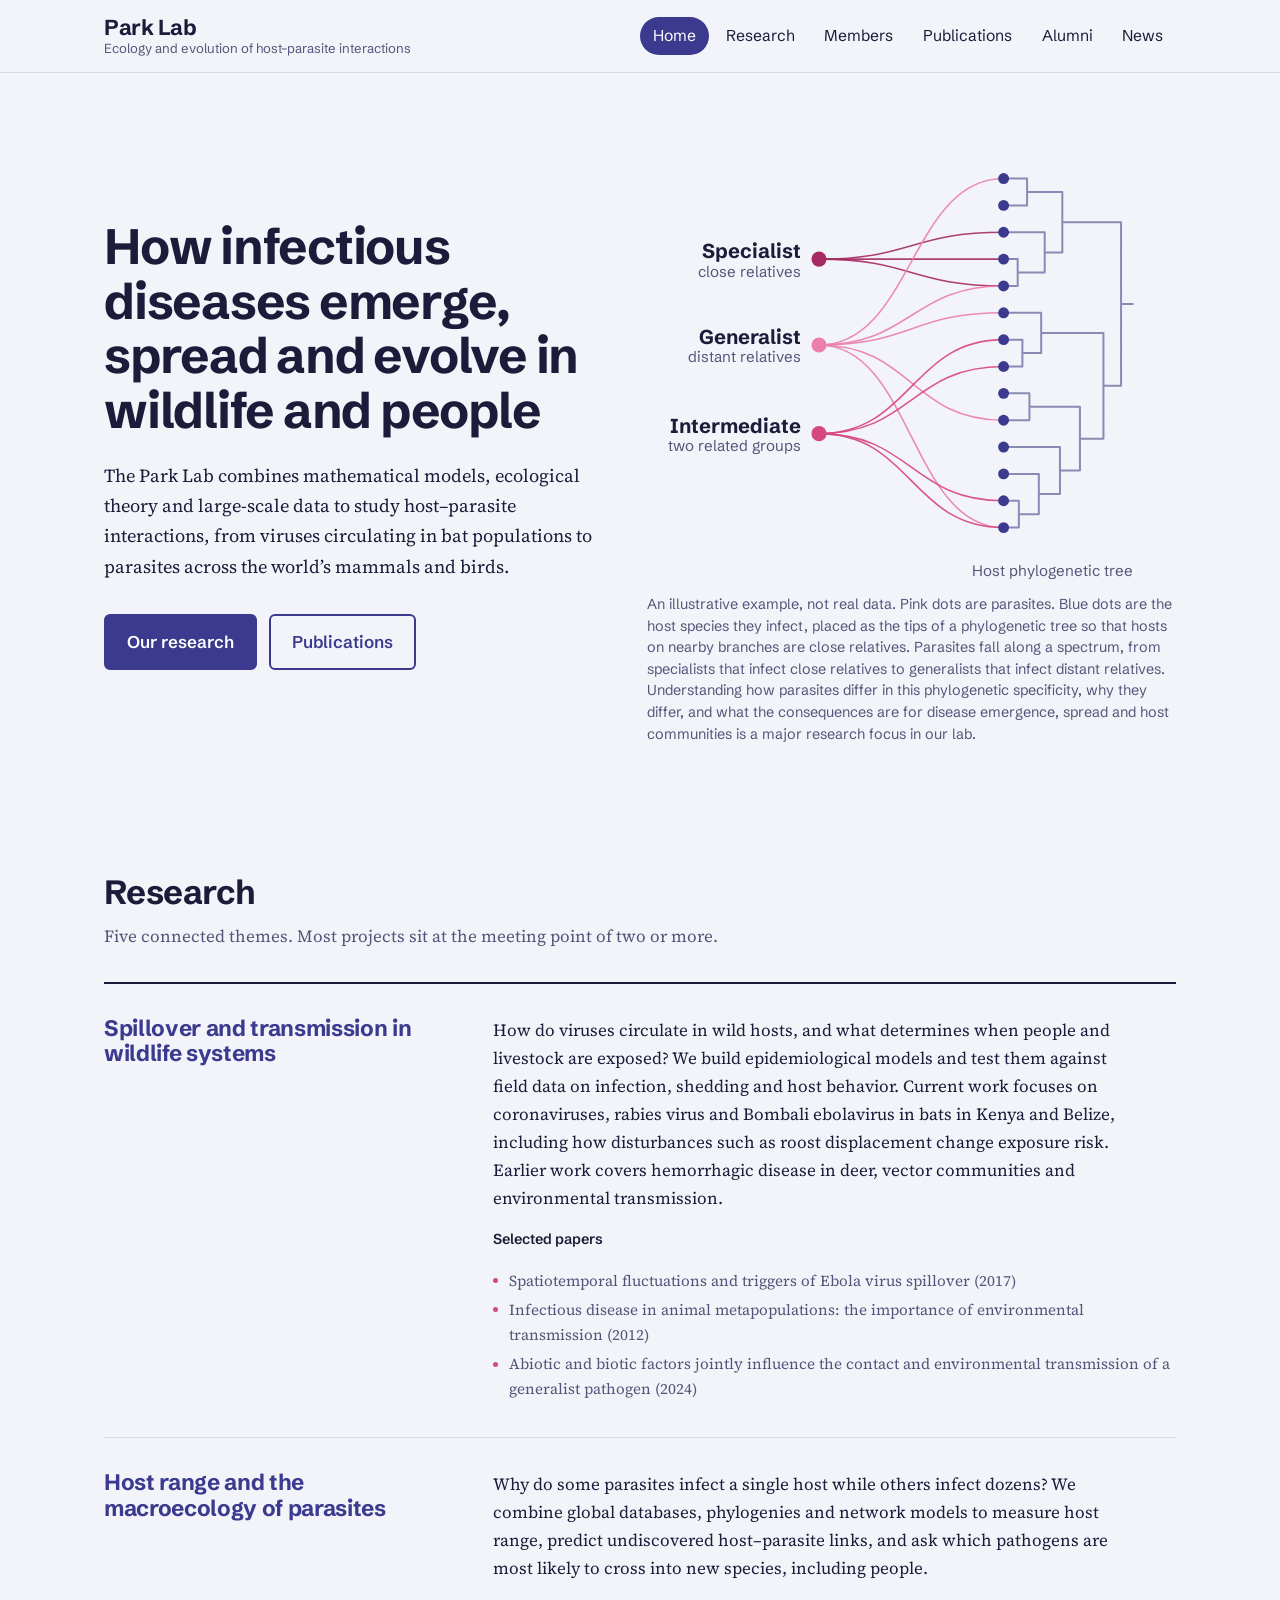
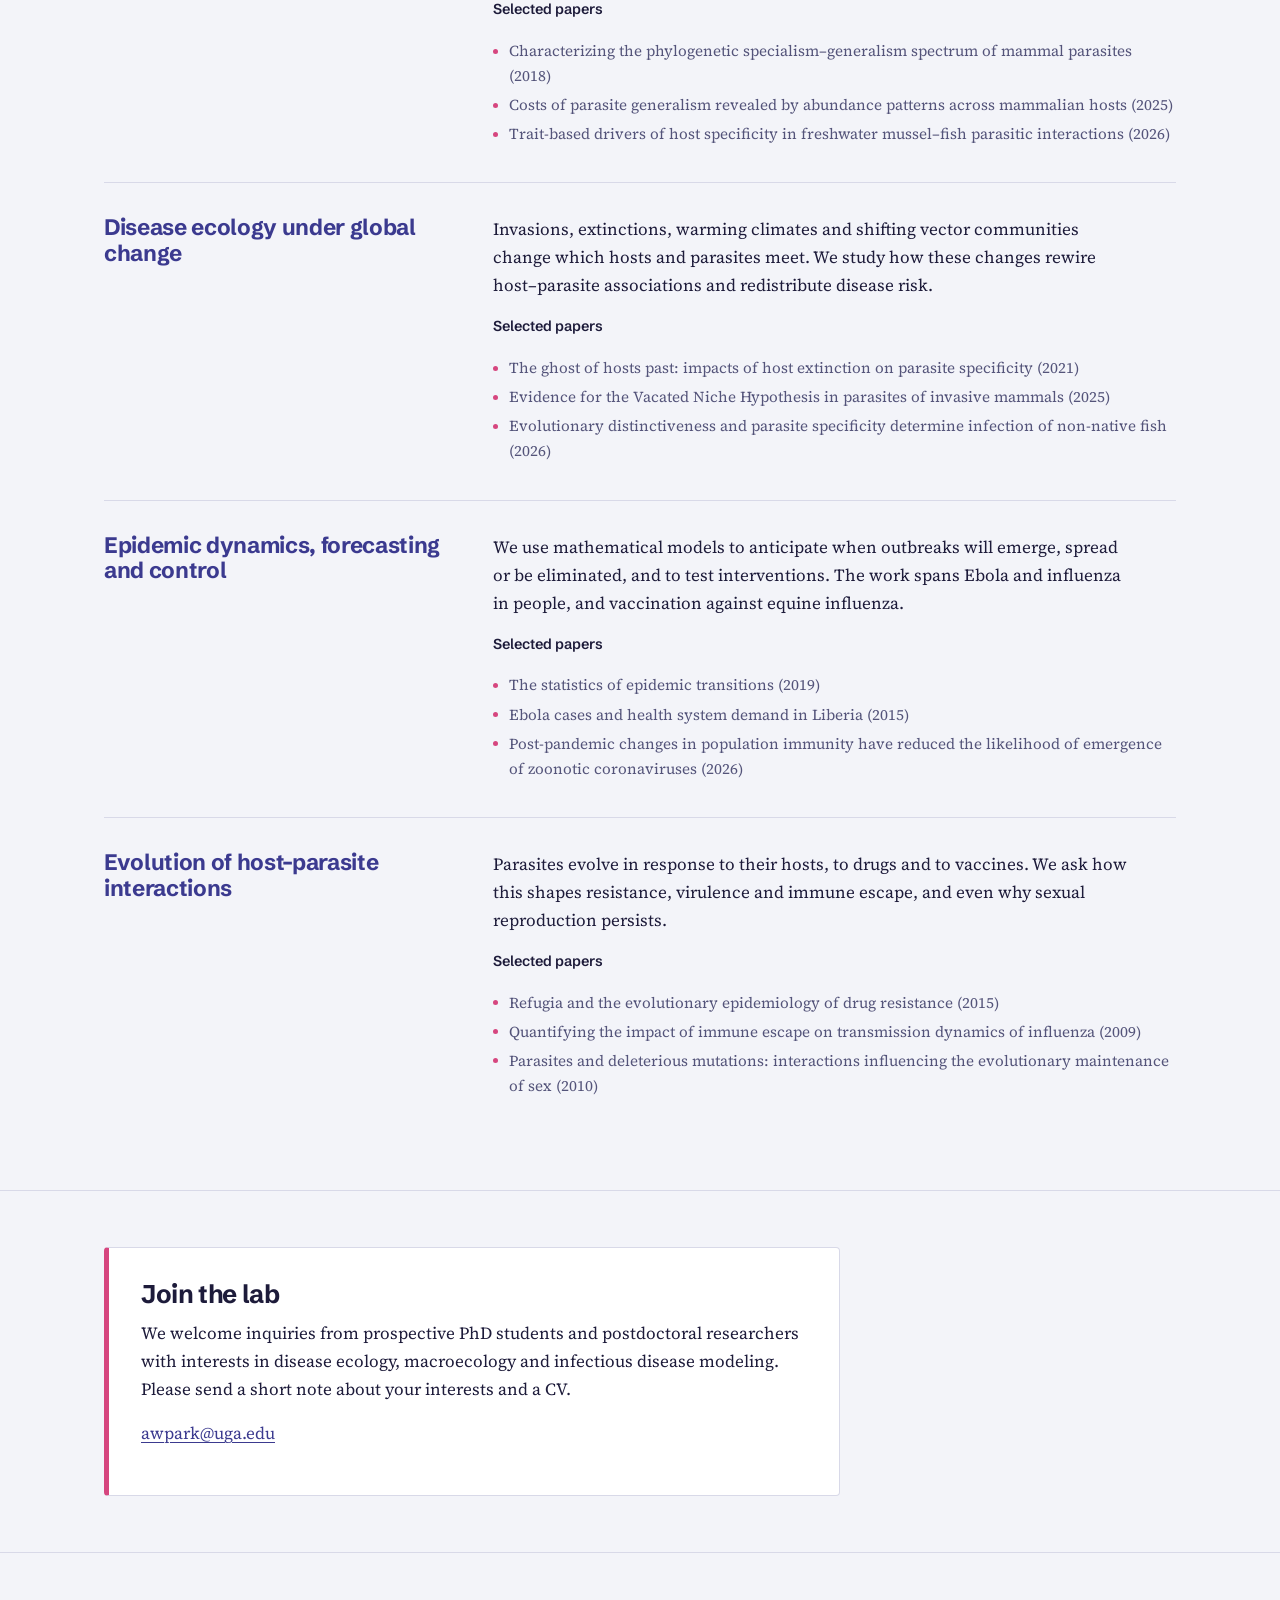
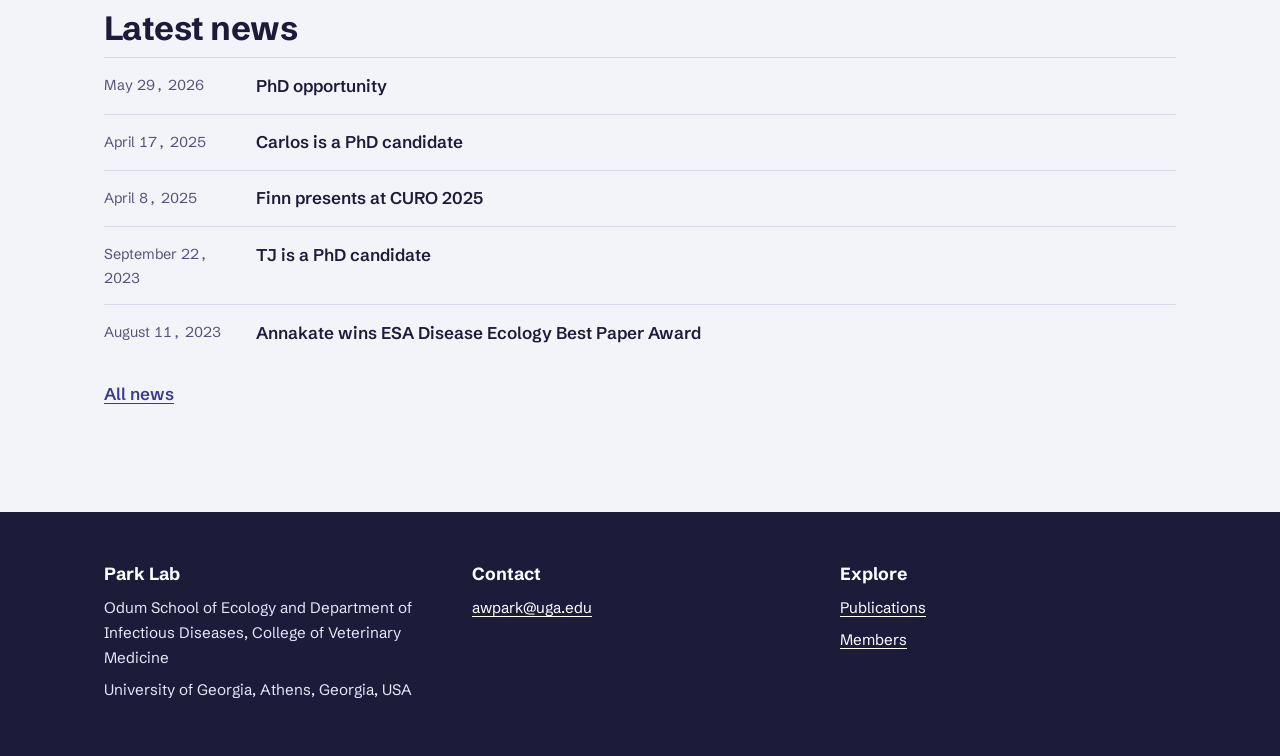
<file: index.html>
<!DOCTYPE html>
<html lang="en">
<head>
<meta charset="utf-8">
<meta name="viewport" content="width=device-width, initial-scale=1">
<title>Park Lab | Ecology and evolution of host–parasite interactions – University of Georgia</title>
<meta name="description" content="The Park Lab at the University of Georgia studies host–parasite interactions within hosts, in populations and communities, and across the globe.">
<link rel="icon" href="data:image/svg+xml,%3Csvg xmlns='http://www.w3.org/2000/svg' viewBox='0 0 32 32'%3E%3Ccircle cx='10' cy='16' r='7' fill='%23D6467F'/%3E%3Ccircle cx='23' cy='10' r='4' fill='%233B3A8F'/%3E%3Ccircle cx='23' cy='22' r='4' fill='%233B3A8F'/%3E%3C/svg%3E">
<link rel="preconnect" href="https://fonts.googleapis.com">
<link rel="preconnect" href="https://fonts.gstatic.com" crossorigin>
<link href="https://fonts.googleapis.com/css2?family=Schibsted+Grotesk:wght@500;600;700&family=Source+Serif+4:ital,opsz,wght@0,8..60,400;0,8..60,600;1,8..60,400&display=swap" rel="stylesheet">
<link rel="stylesheet" href="assets/style.css">
</head>
<body data-page="home">
<a class="skip" href="#main">Skip to content</a>
<header class="site-header" id="site-header"></header>

<main id="main" data-page="home">
  <section class="hero">
    <div class="wrap">
      <div>
        <h1>How infectious diseases emerge, spread and evolve in wildlife and people</h1>
        <p>The Park Lab combines mathematical models, ecological theory and large-scale data to study host–parasite interactions, from viruses circulating in bat populations to parasites across the world’s mammals and birds.</p>
        <div class="actions">
          <a class="btn primary" href="#research">Our research</a>
          <a class="btn secondary" href="publications.html">Publications</a>
        </div>
      </div>
      <figure class="net-figure">
<svg viewBox="0 0 630 520" role="img" aria-labelledby="net-title net-desc" xmlns="http://www.w3.org/2000/svg">
  <title id="net-title">Illustrative example of specialist, intermediate and generalist parasites</title>
  <desc id="net-desc">Fourteen host species are shown as the tips of an uneven phylogenetic tree, so hosts on nearby branches are close relatives. A specialist parasite infects three hosts that sit together on one branch. An intermediate parasite infects two separate pairs of close relatives. A generalist parasite infects five hosts spread across the whole tree.</desc>
  <path class="n-tree" d="M453.0,40.0V72.0 M453.0,40.0H425.0 M453.0,72.0H425.0 M441.8,136.0V168.0 M441.8,136.0H425.0 M441.8,168.0H425.0 M474.0,104.0V152.0 M474.0,104.0H425.0 M474.0,152.0H441.8 M495.0,56.0V128.0 M495.0,56.0H453.0 M495.0,128.0H474.0 M447.4,232.0V264.0 M447.4,232.0H425.0 M447.4,264.0H425.0 M469.8,200.0V248.0 M469.8,200.0H425.0 M469.8,248.0H447.4 M455.8,296.0V328.0 M455.8,296.0H425.0 M455.8,328.0H425.0 M443.2,424.0V456.0 M443.2,424.0H425.0 M443.2,456.0H425.0 M467.0,392.0V440.0 M467.0,392.0H425.0 M467.0,440.0H443.2 M492.2,360.0V416.0 M492.2,360.0H425.0 M492.2,416.0H467.0 M516.0,312.0V388.0 M516.0,312.0H455.8 M516.0,388.0H492.2 M544.0,224.0V350.0 M544.0,224.0H469.8 M544.0,350.0H516.0 M565.0,92.0V287.0 M565.0,92.0H495.0 M565.0,287.0H544.0 M565.0,189.5h14"/>
  <g><path class="n-edge sp" d="M205,136.0 C315,136.0 315,104 425,104"/><path class="n-edge sp" d="M205,136.0 C315,136.0 315,136 425,136"/><path class="n-edge sp" d="M205,136.0 C315,136.0 315,168 425,168"/><path class="n-edge ge" d="M205,238.4 C315,238.4 315,40 425,40"/><path class="n-edge ge" d="M205,238.4 C315,238.4 315,168 425,168"/><path class="n-edge ge" d="M205,238.4 C315,238.4 315,200 425,200"/><path class="n-edge ge" d="M205,238.4 C315,238.4 315,328 425,328"/><path class="n-edge ge" d="M205,238.4 C315,238.4 315,456 425,456"/><path class="n-edge in" d="M205,344.0 C315,344.0 315,232 425,232"/><path class="n-edge in" d="M205,344.0 C315,344.0 315,264 425,264"/><path class="n-edge in" d="M205,344.0 C315,344.0 315,424 425,424"/><path class="n-edge in" d="M205,344.0 C315,344.0 315,456 425,456"/></g>
  <g><circle class="n-host" cx="425" cy="40" r="6.5"/><circle class="n-host" cx="425" cy="72" r="6.5"/><circle class="n-host" cx="425" cy="104" r="6.5"/><circle class="n-host" cx="425" cy="136" r="6.5"/><circle class="n-host" cx="425" cy="168" r="6.5"/><circle class="n-host" cx="425" cy="200" r="6.5"/><circle class="n-host" cx="425" cy="232" r="6.5"/><circle class="n-host" cx="425" cy="264" r="6.5"/><circle class="n-host" cx="425" cy="296" r="6.5"/><circle class="n-host" cx="425" cy="328" r="6.5"/><circle class="n-host" cx="425" cy="360" r="6.5"/><circle class="n-host" cx="425" cy="392" r="6.5"/><circle class="n-host" cx="425" cy="424" r="6.5"/><circle class="n-host" cx="425" cy="456" r="6.5"/></g>
  <g><circle class="n-par sp" cx="205" cy="136.0" r="9"/><circle class="n-par ge" cx="205" cy="238.4" r="9"/><circle class="n-par in" cx="205" cy="344.0" r="9"/></g>
  <text class="n-lab" x="183" y="135" text-anchor="end">Specialist</text><text class="n-sub" x="183" y="157" text-anchor="end">close relatives</text><text class="n-lab" x="183" y="237" text-anchor="end">Generalist</text><text class="n-sub" x="183" y="259" text-anchor="end">distant relatives</text><text class="n-lab" x="183" y="343" text-anchor="end">Intermediate</text><text class="n-sub" x="183" y="365" text-anchor="end">two related groups</text>
  <text class="n-sub" x="579" y="514" text-anchor="end">Host phylogenetic tree</text>
</svg>
        <figcaption>An illustrative example, not real data. Pink dots are parasites. Blue dots are the host species they infect, placed as the tips of a phylogenetic tree so that hosts on nearby branches are close relatives. Parasites fall along a spectrum, from specialists that infect close relatives to generalists that infect distant relatives. Understanding how parasites differ in this phylogenetic specificity, why they differ, and what the consequences are for disease emergence, spread and host communities is a major research focus in our lab.</figcaption>
      </figure>
    </div>
  </section>

  <section class="section" id="research">
    <div class="wrap">
      <h2 class="section-title">Research</h2>
      <p class="lede">Five connected themes. Most projects sit at the meeting point of two or more.</p>
      <!-- DRAFT: edit the themes in data/themes.js -->
      <div id="themes-list"></div>
    </div>
  </section>

  <section class="section" id="join">
    <div class="wrap">
      <div class="join">
        <h2>Join the lab</h2>
        <!-- DRAFT WORDING: replace with the text from your PhD opportunity post -->
        <p>We welcome inquiries from prospective PhD students and postdoctoral researchers with interests in disease ecology, macroecology and infectious disease modeling. Please send a short note about your interests and a CV.</p>
        <p><a href="mailto:awpark@uga.edu">awpark@uga.edu</a></p>
      </div>
    </div>
  </section>

  <section class="section">
    <div class="wrap">
      <h2 class="section-title">Latest news</h2>
      <ul class="news-list" id="latest-news"></ul>
      <a class="more" href="news.html">All news</a>
    </div>
  </section>
</main>

<footer class="site-footer" id="site-footer"></footer>
<script src="data/themes.js"></script>
<script src="data/people.js"></script>
<script src="data/news.js"></script>
<script src="data/publications.js"></script>
<script src="assets/site.js"></script>
</body>
</html>
</file>
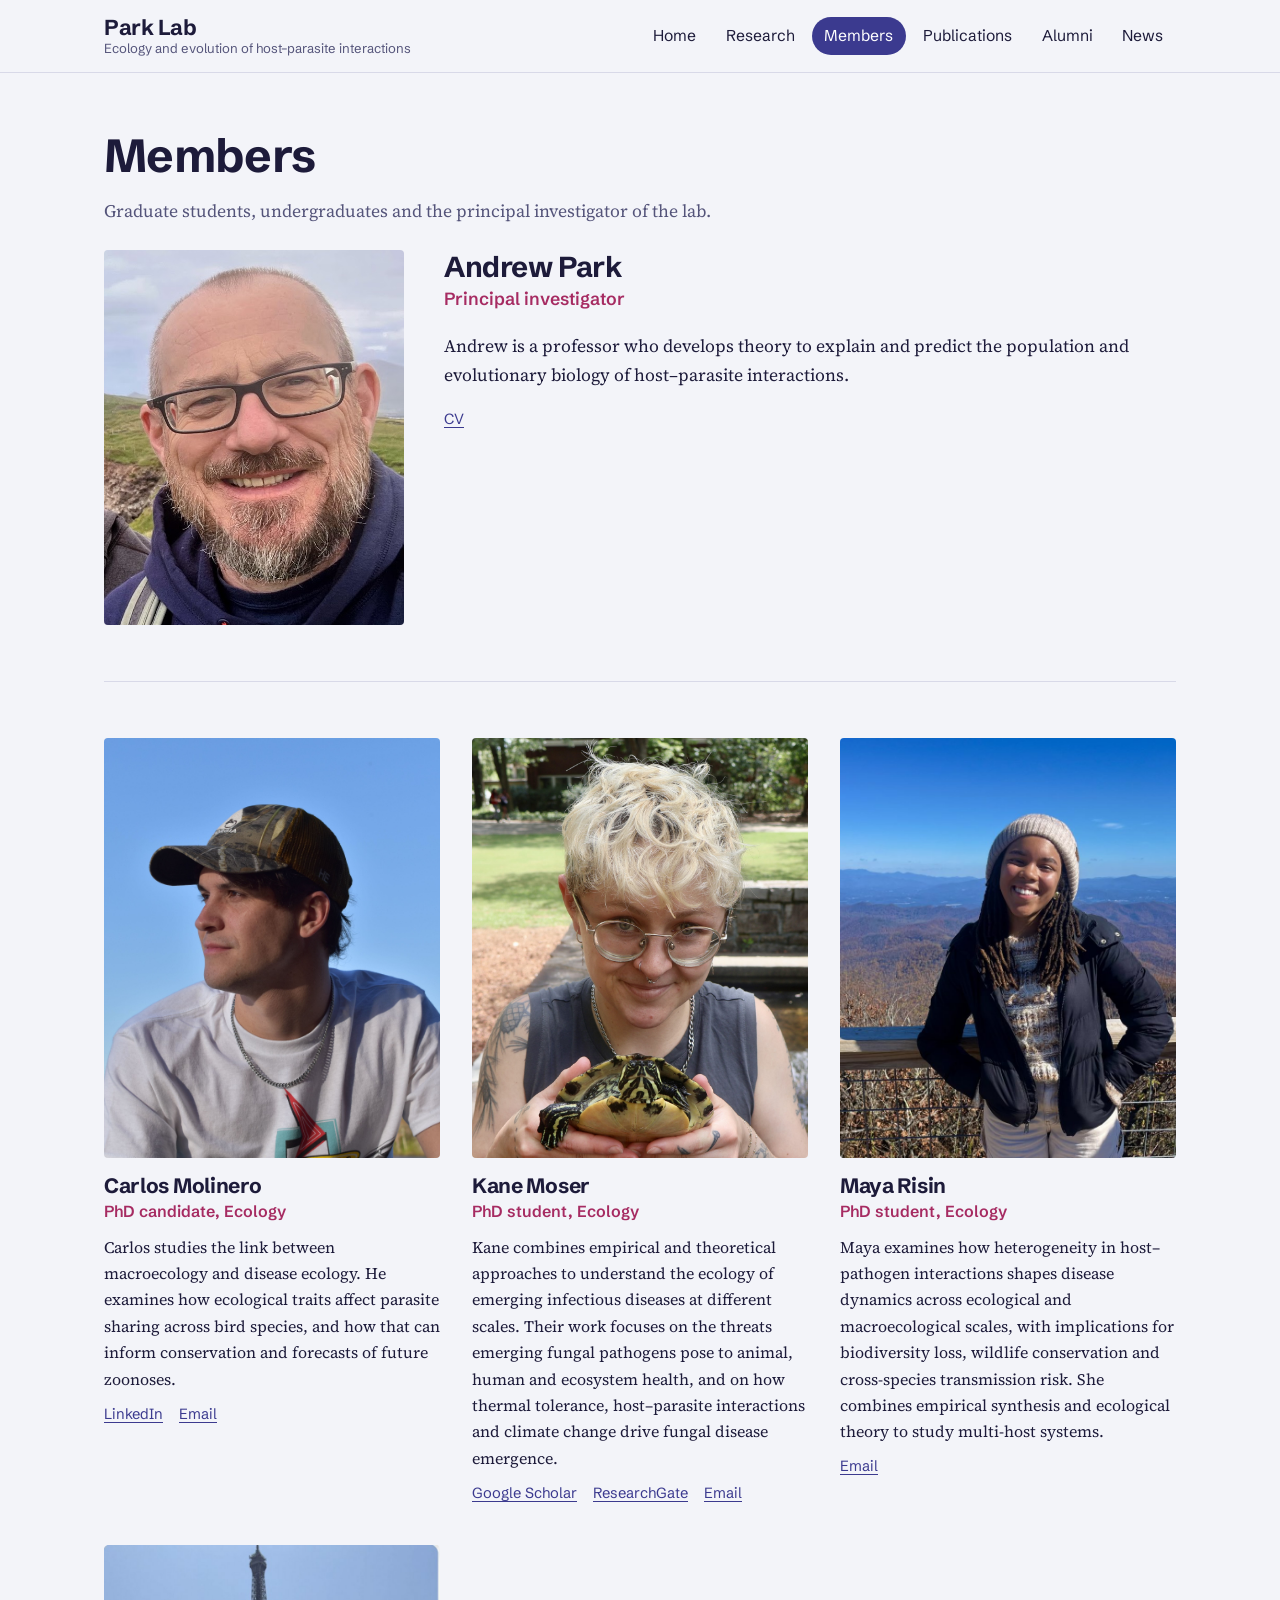
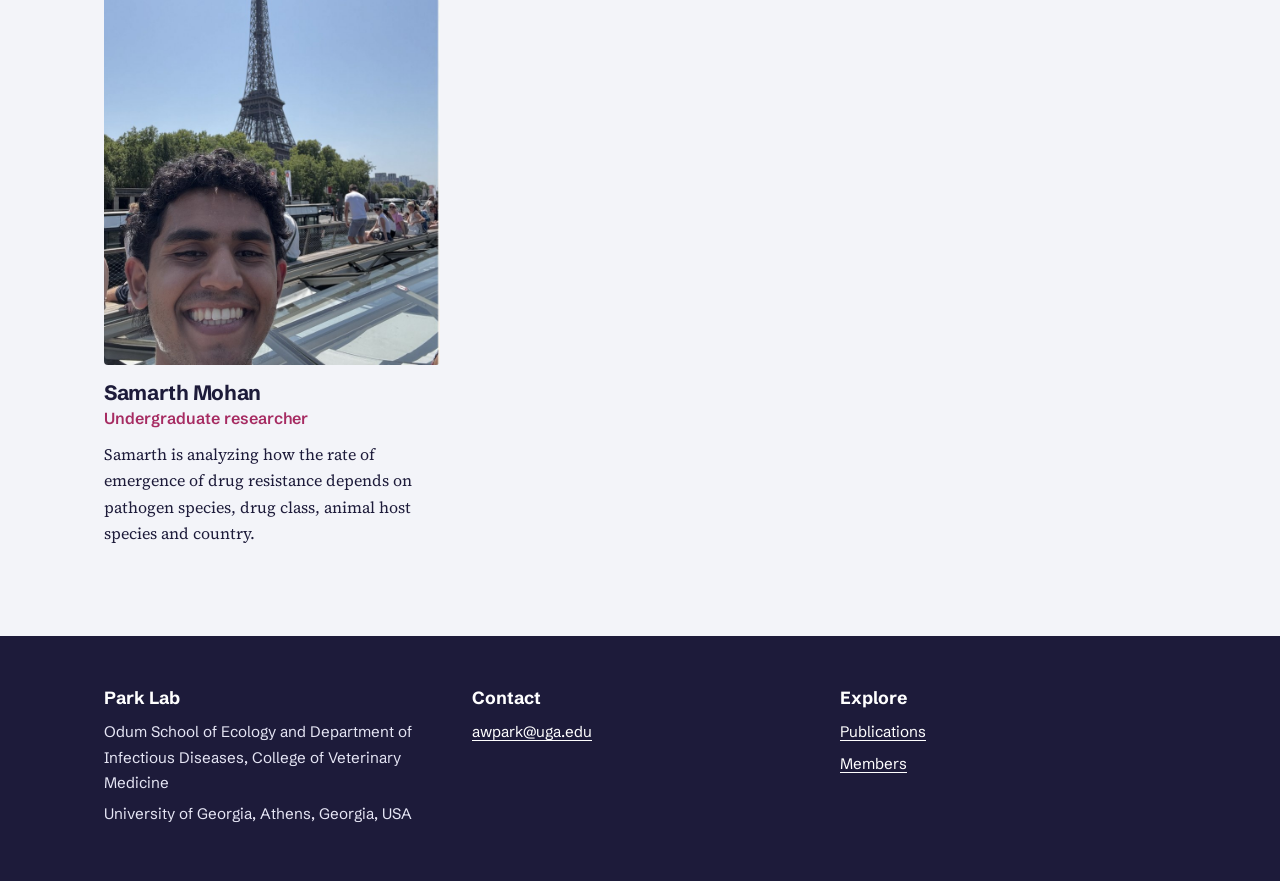
<file: members.html>
<!DOCTYPE html>
<html lang="en">
<head>
<meta charset="utf-8">
<meta name="viewport" content="width=device-width, initial-scale=1">
<title>Members | Park Lab</title>
<meta name="description" content="Current members of the Park Lab at the University of Georgia.">
<link rel="icon" href="data:image/svg+xml,%3Csvg xmlns='http://www.w3.org/2000/svg' viewBox='0 0 32 32'%3E%3Ccircle cx='10' cy='16' r='7' fill='%23D6467F'/%3E%3Ccircle cx='23' cy='10' r='4' fill='%233B3A8F'/%3E%3Ccircle cx='23' cy='22' r='4' fill='%233B3A8F'/%3E%3C/svg%3E">
<link rel="preconnect" href="https://fonts.googleapis.com">
<link rel="preconnect" href="https://fonts.gstatic.com" crossorigin>
<link href="https://fonts.googleapis.com/css2?family=Schibsted+Grotesk:wght@500;600;700&family=Source+Serif+4:ital,opsz,wght@0,8..60,400;0,8..60,600;1,8..60,400&display=swap" rel="stylesheet">
<link rel="stylesheet" href="assets/style.css">
</head>
<body data-page="members">
<a class="skip" href="#main">Skip to content</a>
<header class="site-header" id="site-header"></header>

<main id="main" data-page="members">
  <div class="wrap">
    <div class="page-head"><h1>Members</h1><p>Graduate students, undergraduates and the principal investigator of the lab.</p></div>
    <div id="people-current" style="padding-bottom:2rem"></div>
  </div>
</main>

<footer class="site-footer" id="site-footer"></footer>
<script src="data/themes.js"></script>
<script src="data/people.js"></script>
<script src="data/news.js"></script>
<script src="data/publications.js"></script>
<script src="assets/site.js"></script>
</body>
</html>
</file>
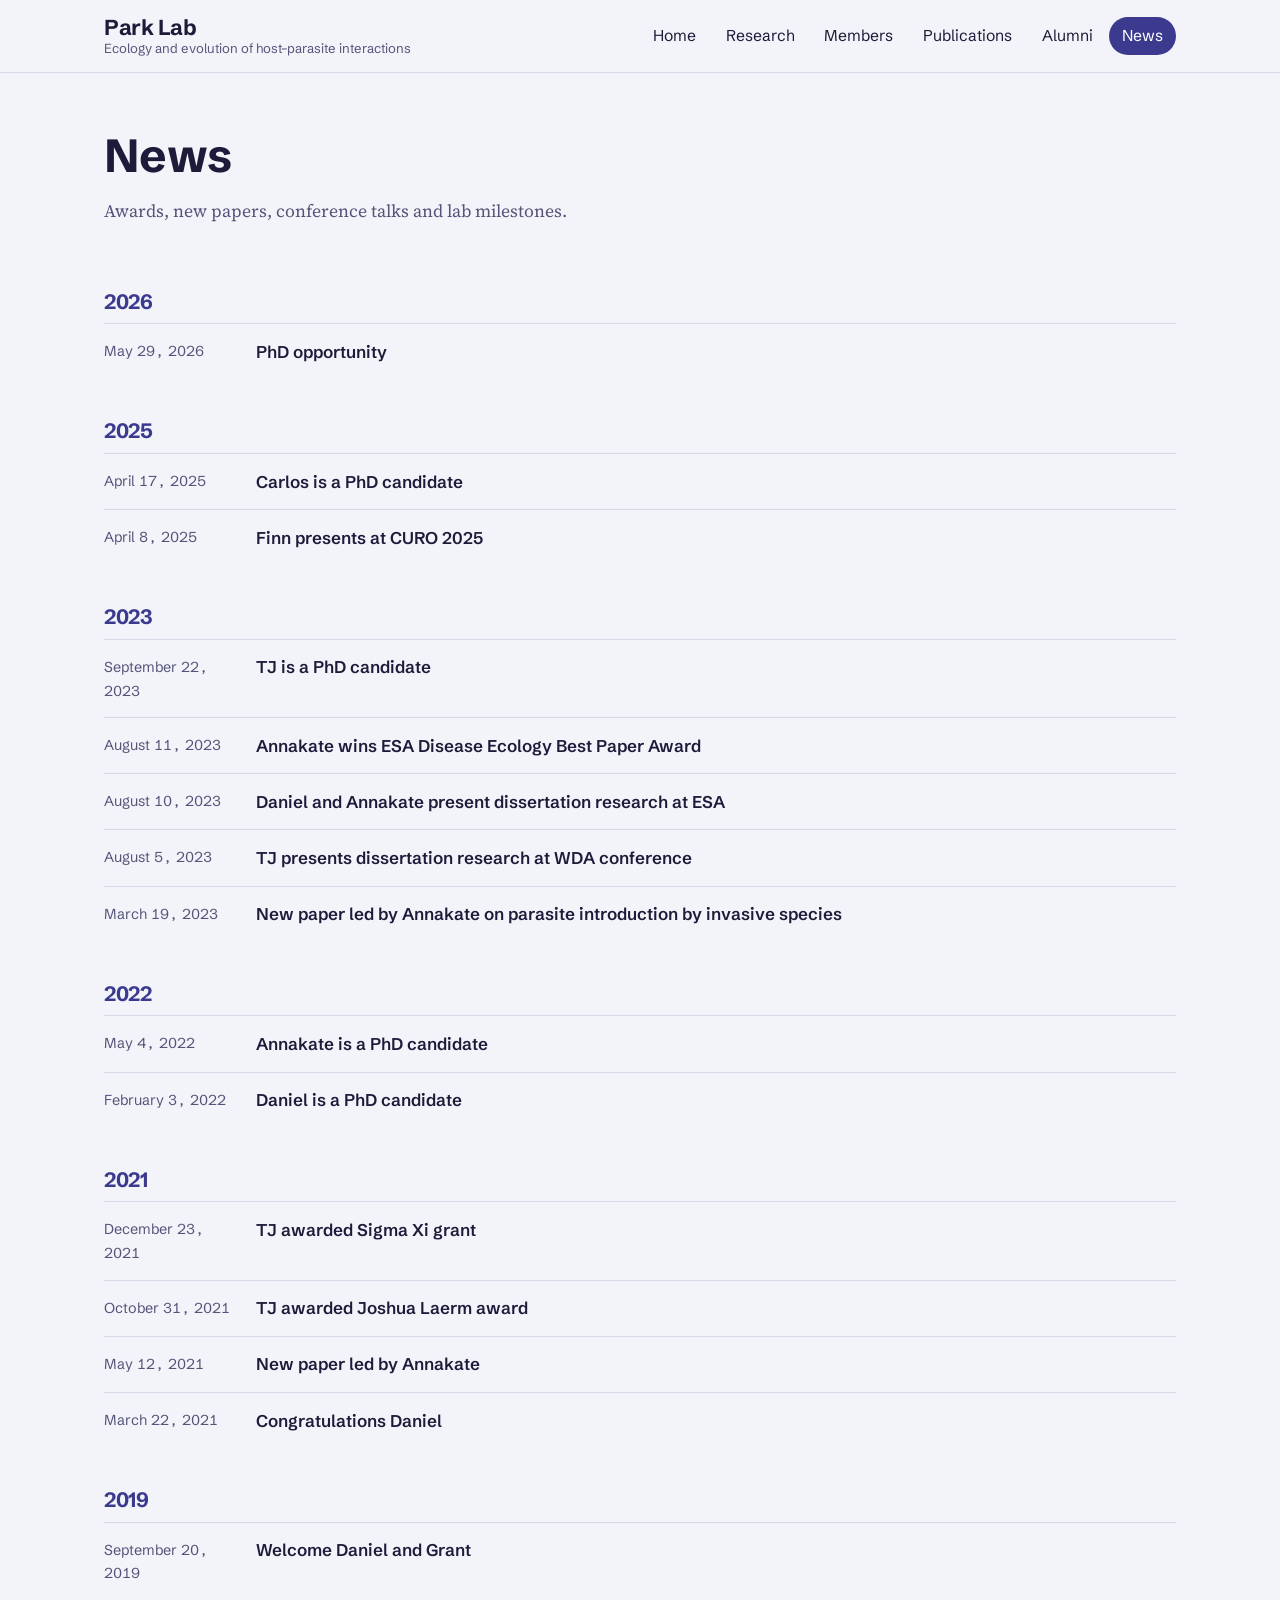
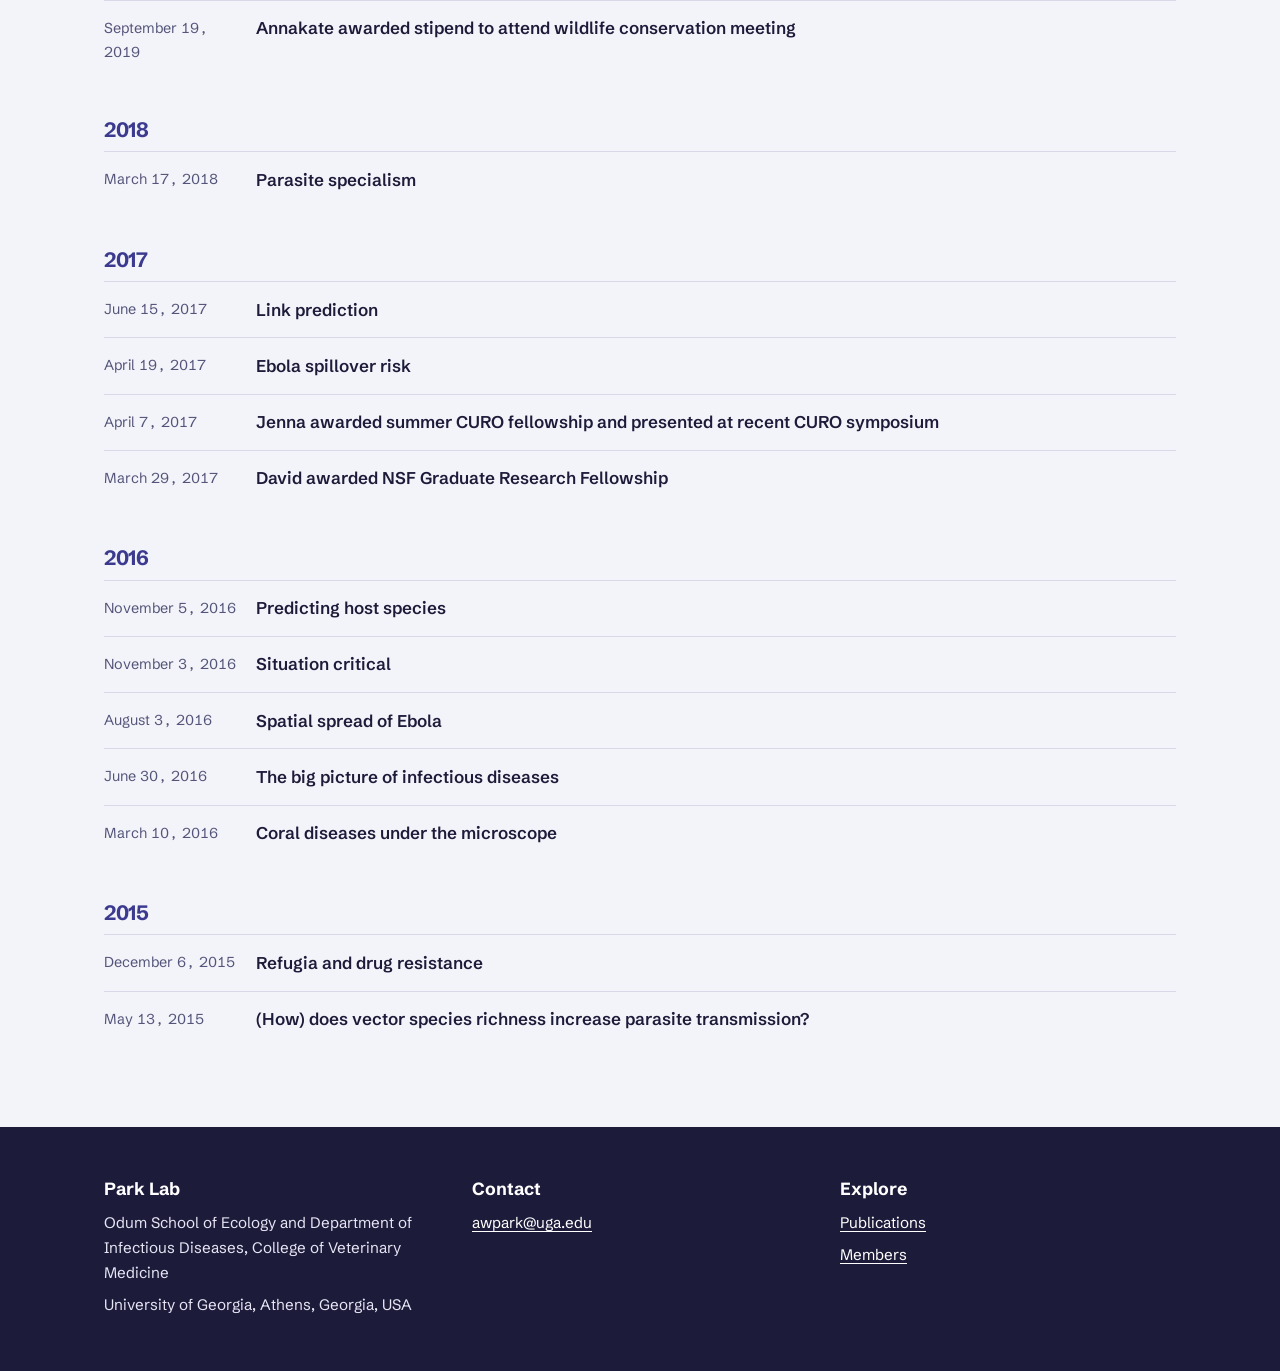
<file: news.html>
<!DOCTYPE html>
<html lang="en">
<head>
<meta charset="utf-8">
<meta name="viewport" content="width=device-width, initial-scale=1">
<title>News | Park Lab</title>
<meta name="description" content="News from the Park Lab.">
<link rel="icon" href="data:image/svg+xml,%3Csvg xmlns='http://www.w3.org/2000/svg' viewBox='0 0 32 32'%3E%3Ccircle cx='10' cy='16' r='7' fill='%23D6467F'/%3E%3Ccircle cx='23' cy='10' r='4' fill='%233B3A8F'/%3E%3Ccircle cx='23' cy='22' r='4' fill='%233B3A8F'/%3E%3C/svg%3E">
<link rel="preconnect" href="https://fonts.googleapis.com">
<link rel="preconnect" href="https://fonts.gstatic.com" crossorigin>
<link href="https://fonts.googleapis.com/css2?family=Schibsted+Grotesk:wght@500;600;700&family=Source+Serif+4:ital,opsz,wght@0,8..60,400;0,8..60,600;1,8..60,400&display=swap" rel="stylesheet">
<link rel="stylesheet" href="assets/style.css">
</head>
<body data-page="news">
<a class="skip" href="#main">Skip to content</a>
<header class="site-header" id="site-header"></header>

<main id="main" data-page="news">
  <div class="wrap">
    <div class="page-head"><h1>News</h1><p>Awards, new papers, conference talks and lab milestones.</p></div>
    <div id="news-list" style="padding-bottom:2rem"></div>
  </div>
</main>

<footer class="site-footer" id="site-footer"></footer>
<script src="data/themes.js"></script>
<script src="data/people.js"></script>
<script src="data/news.js"></script>
<script src="data/publications.js"></script>
<script src="assets/site.js"></script>
</body>
</html>
</file>
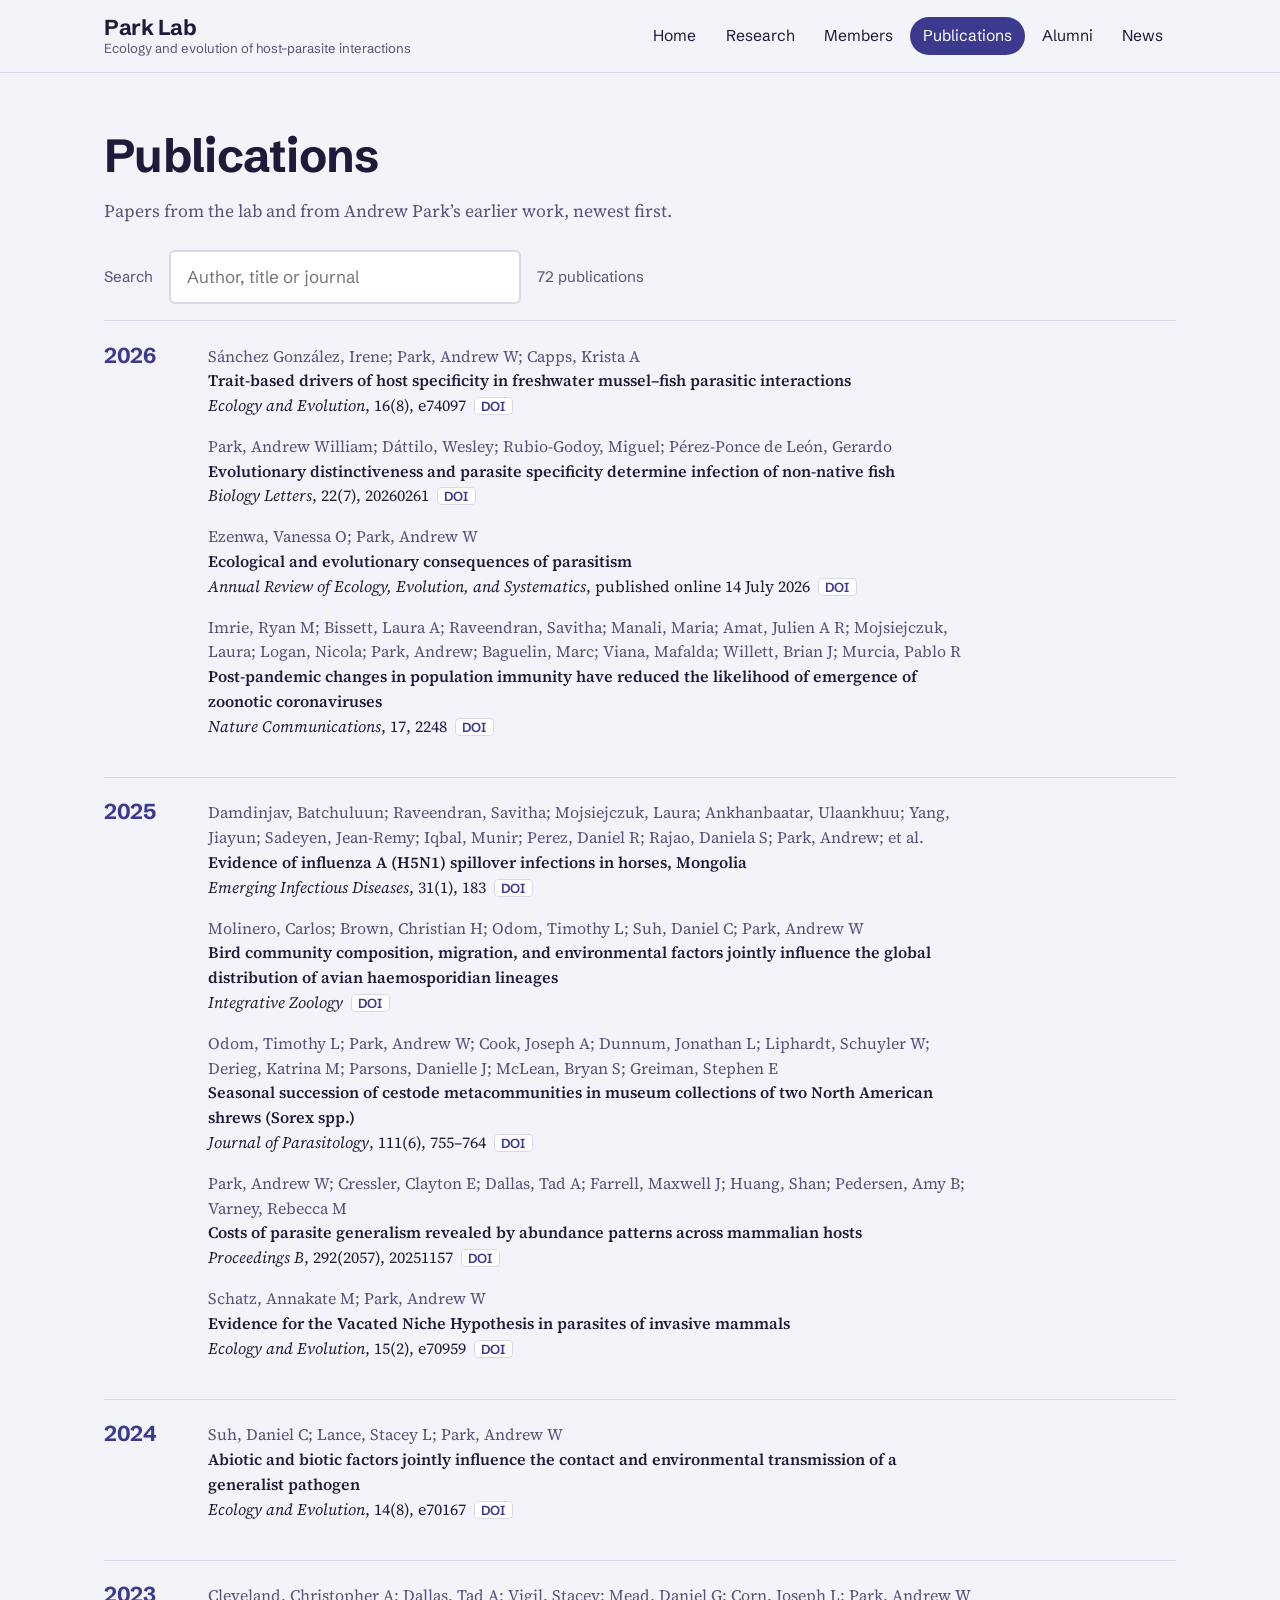
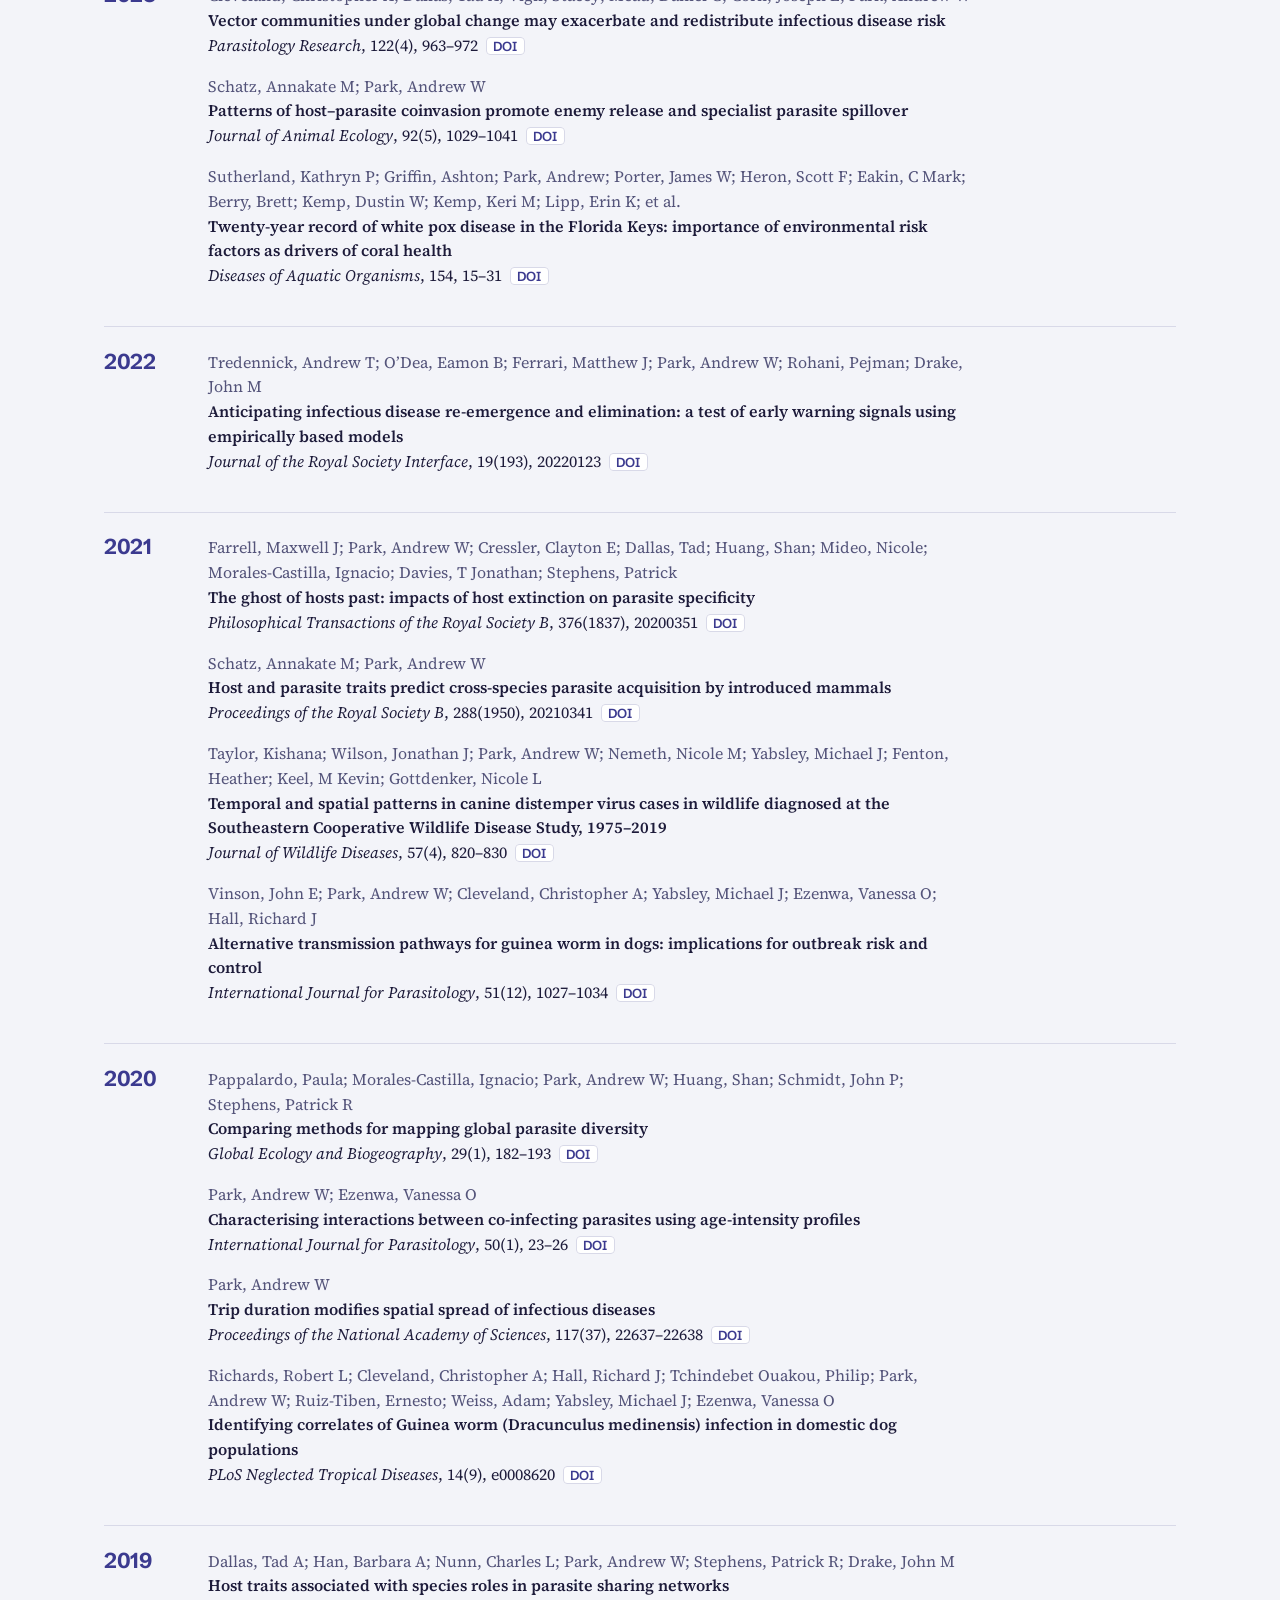
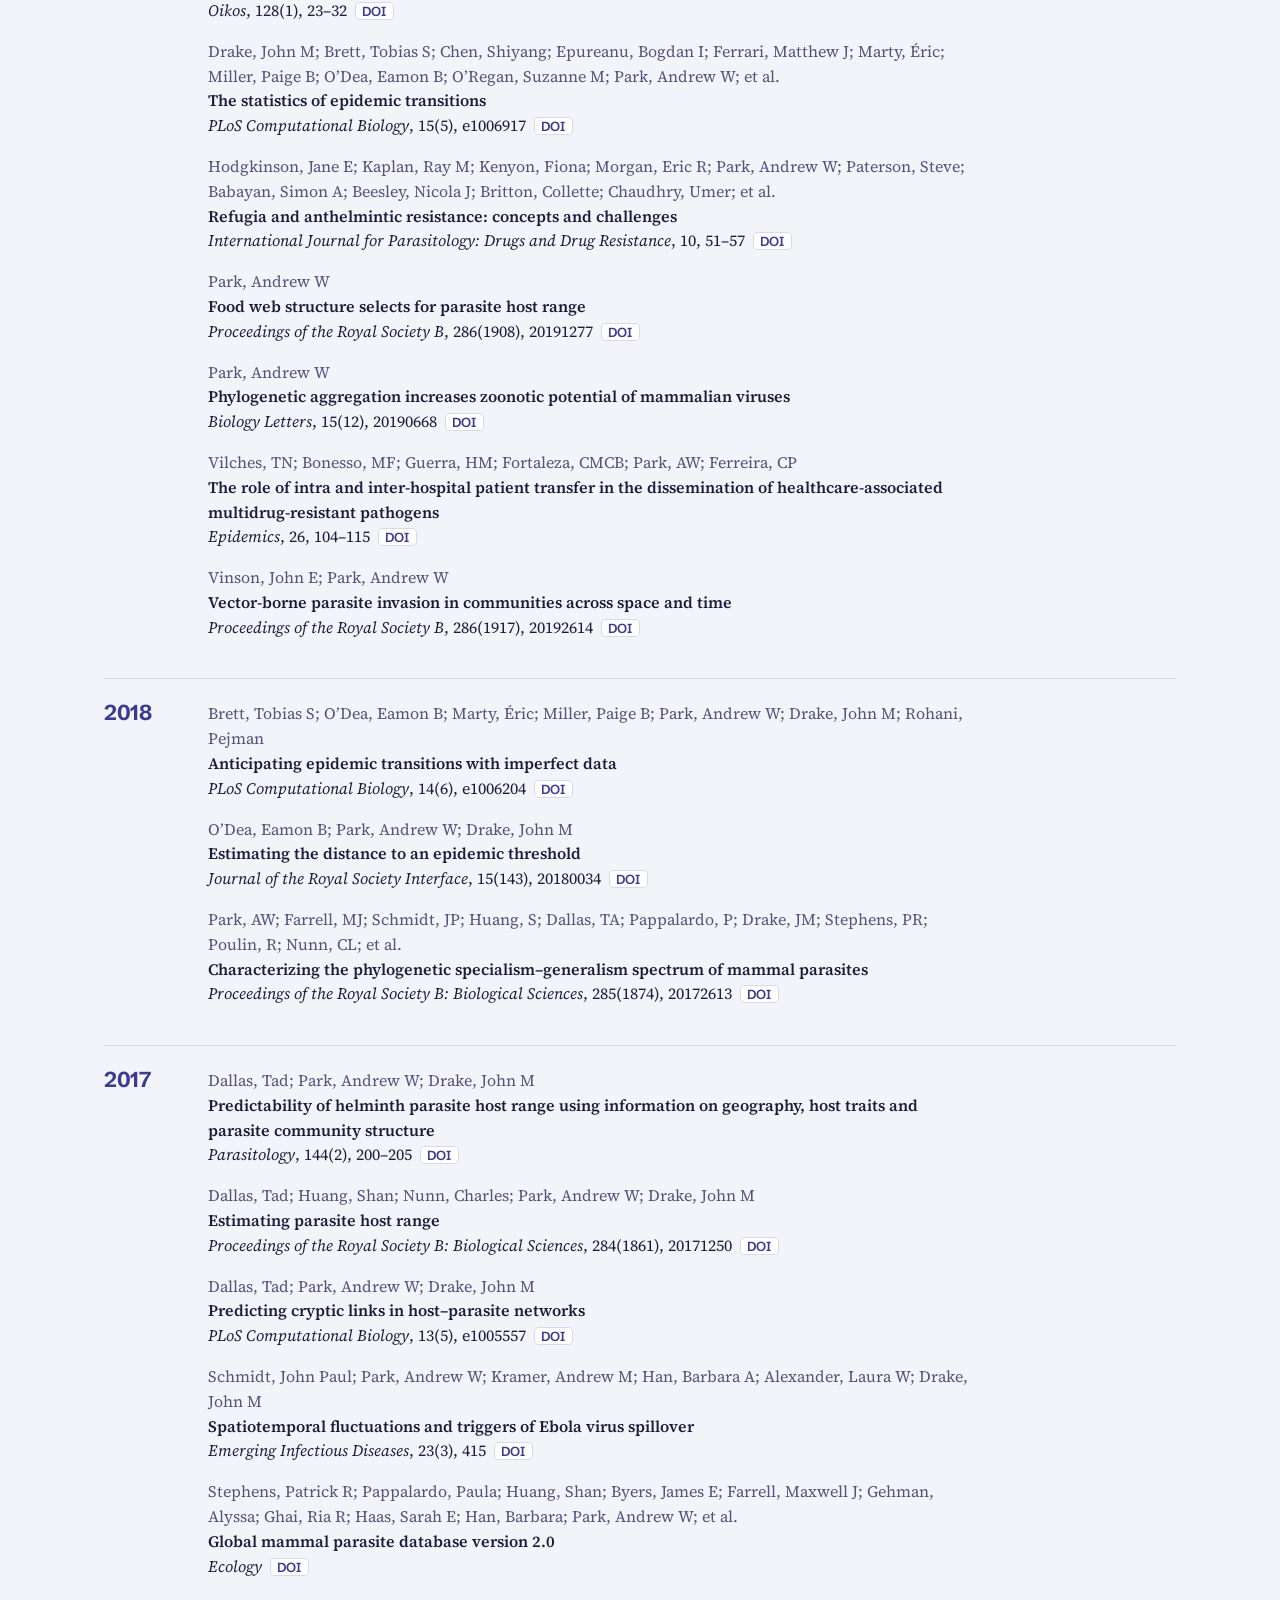
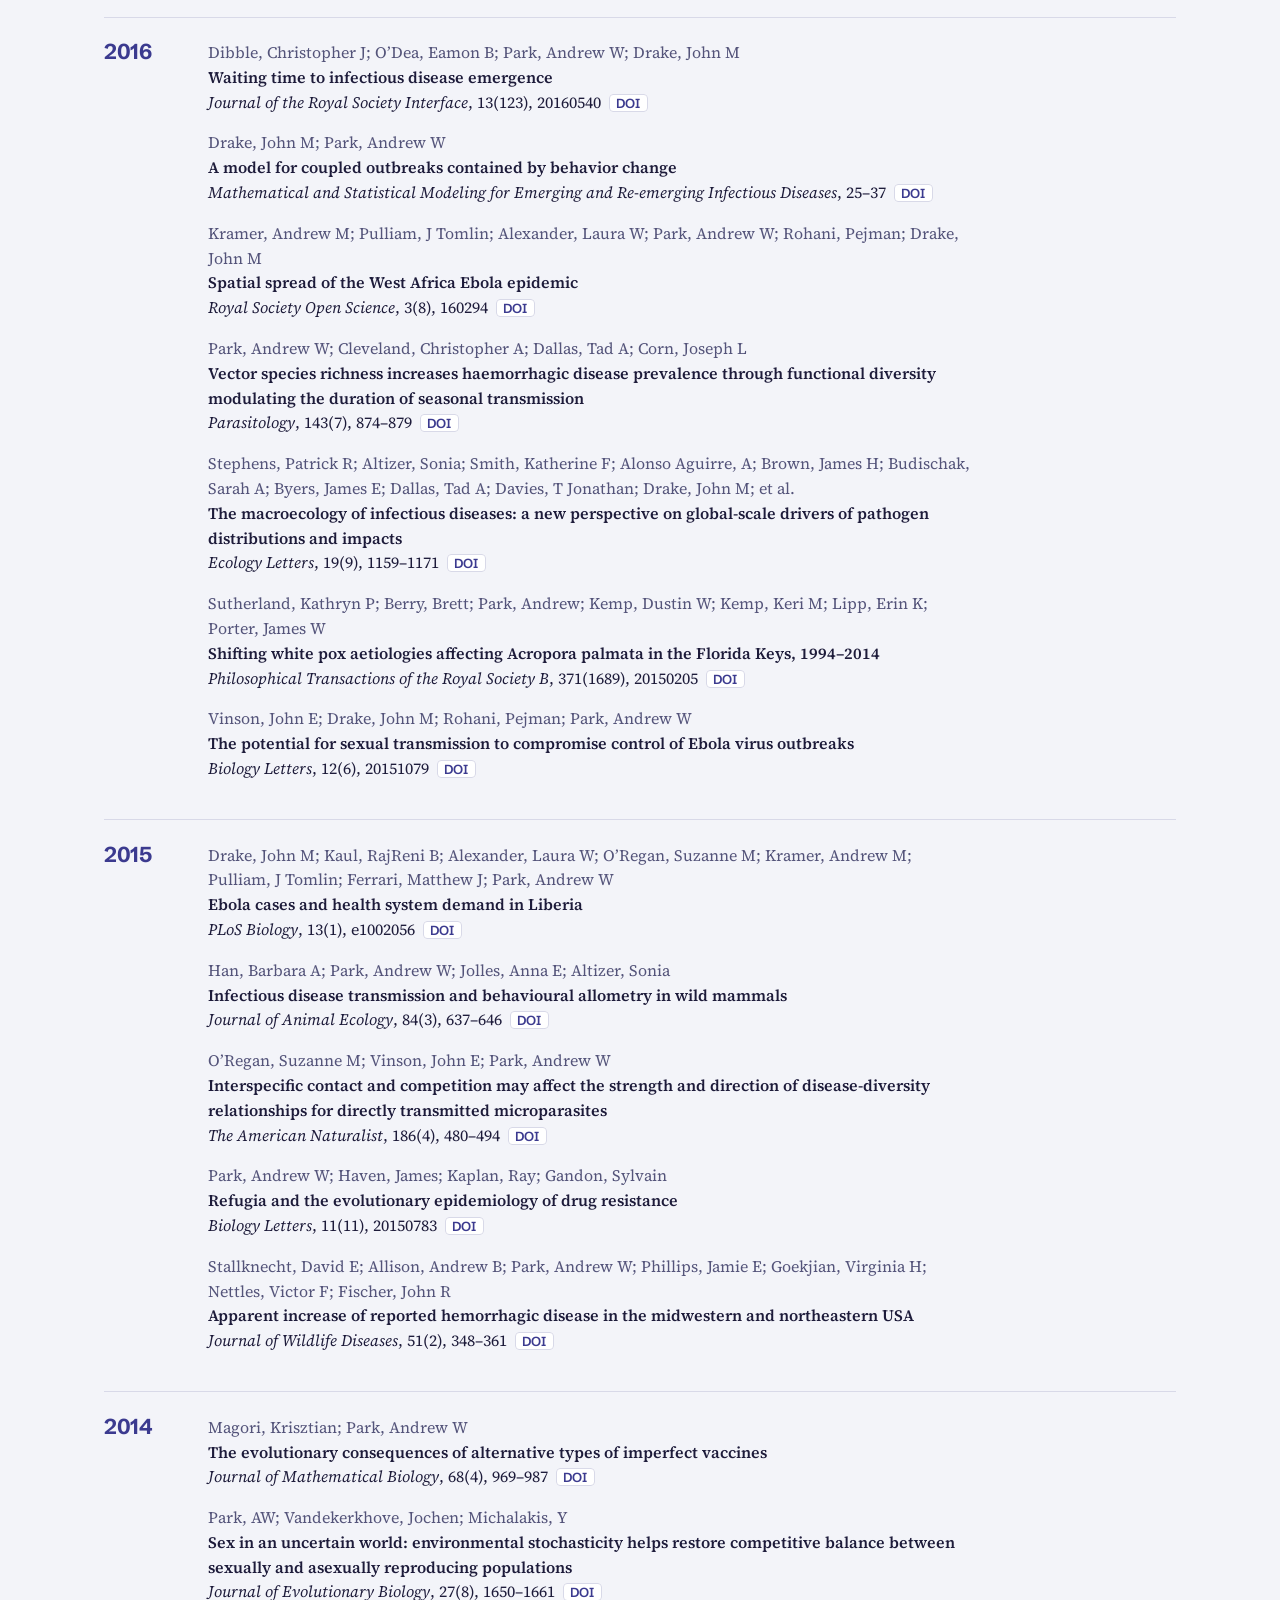
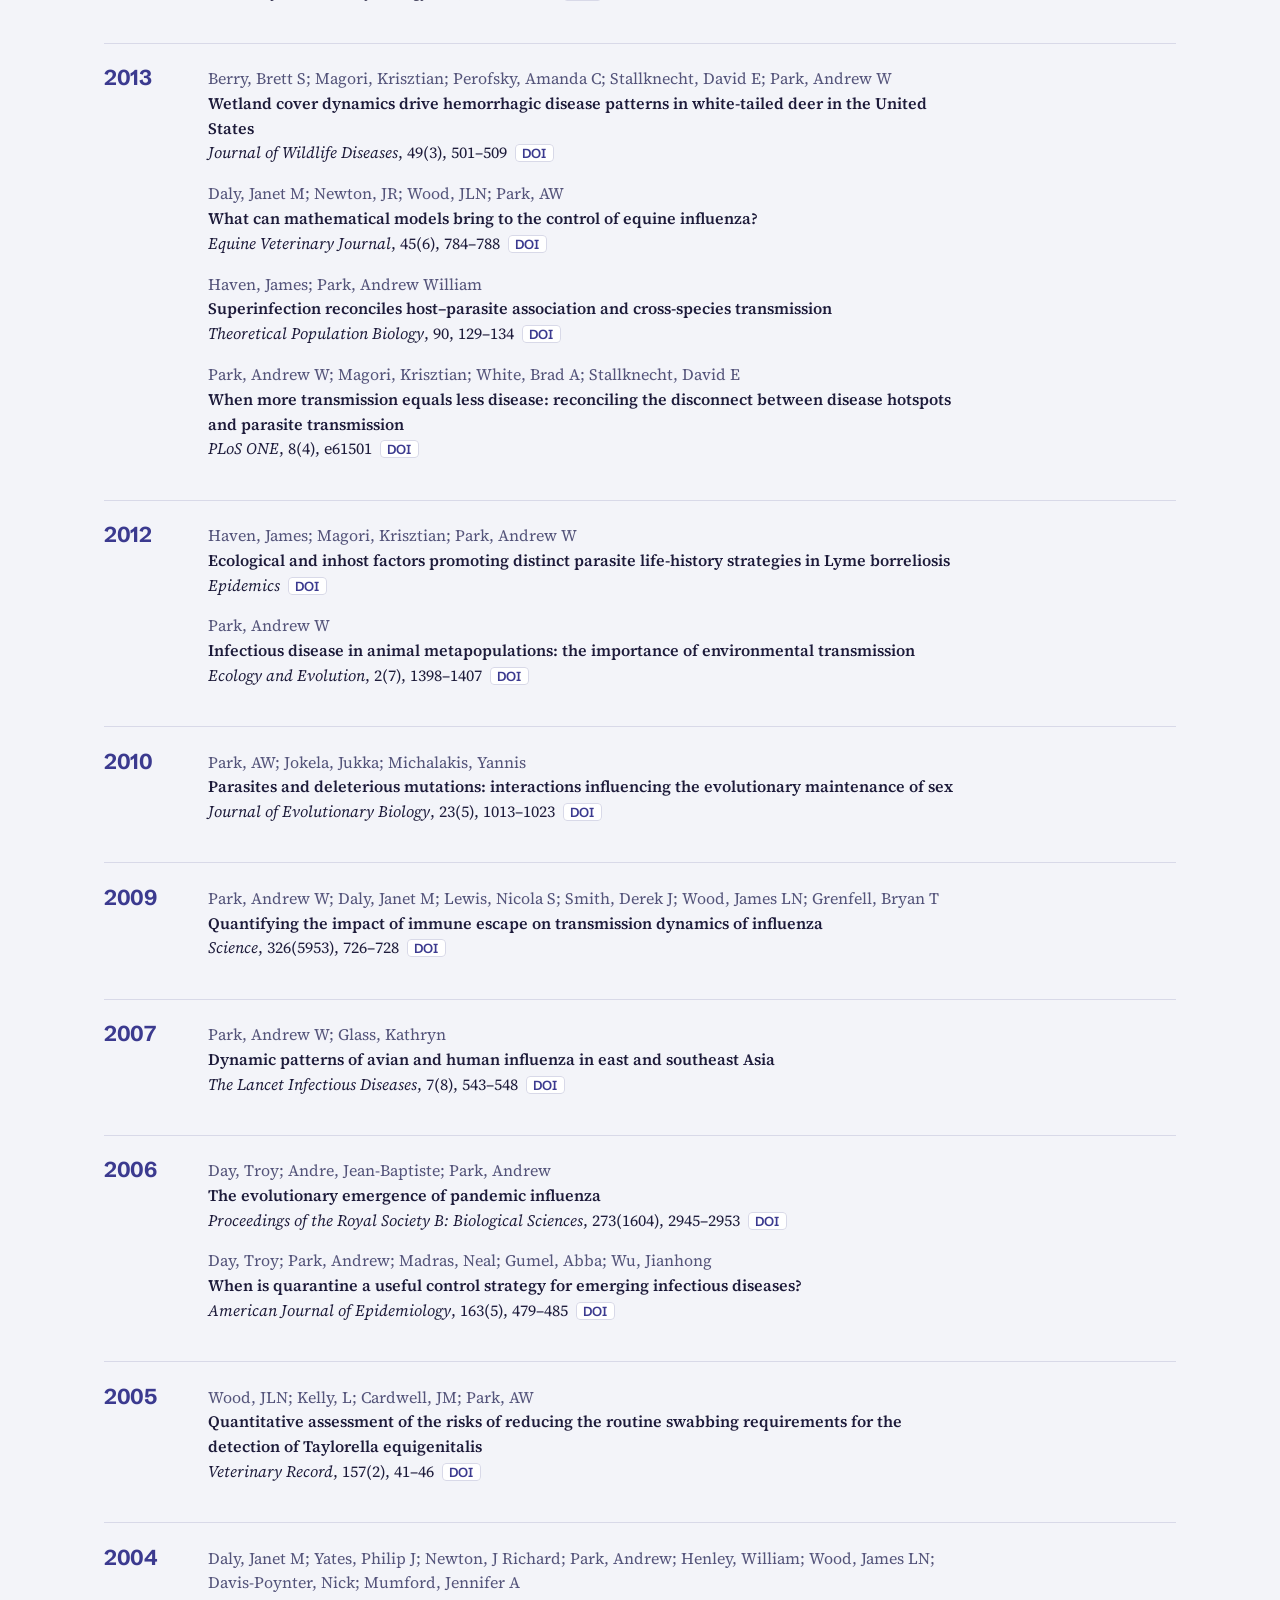
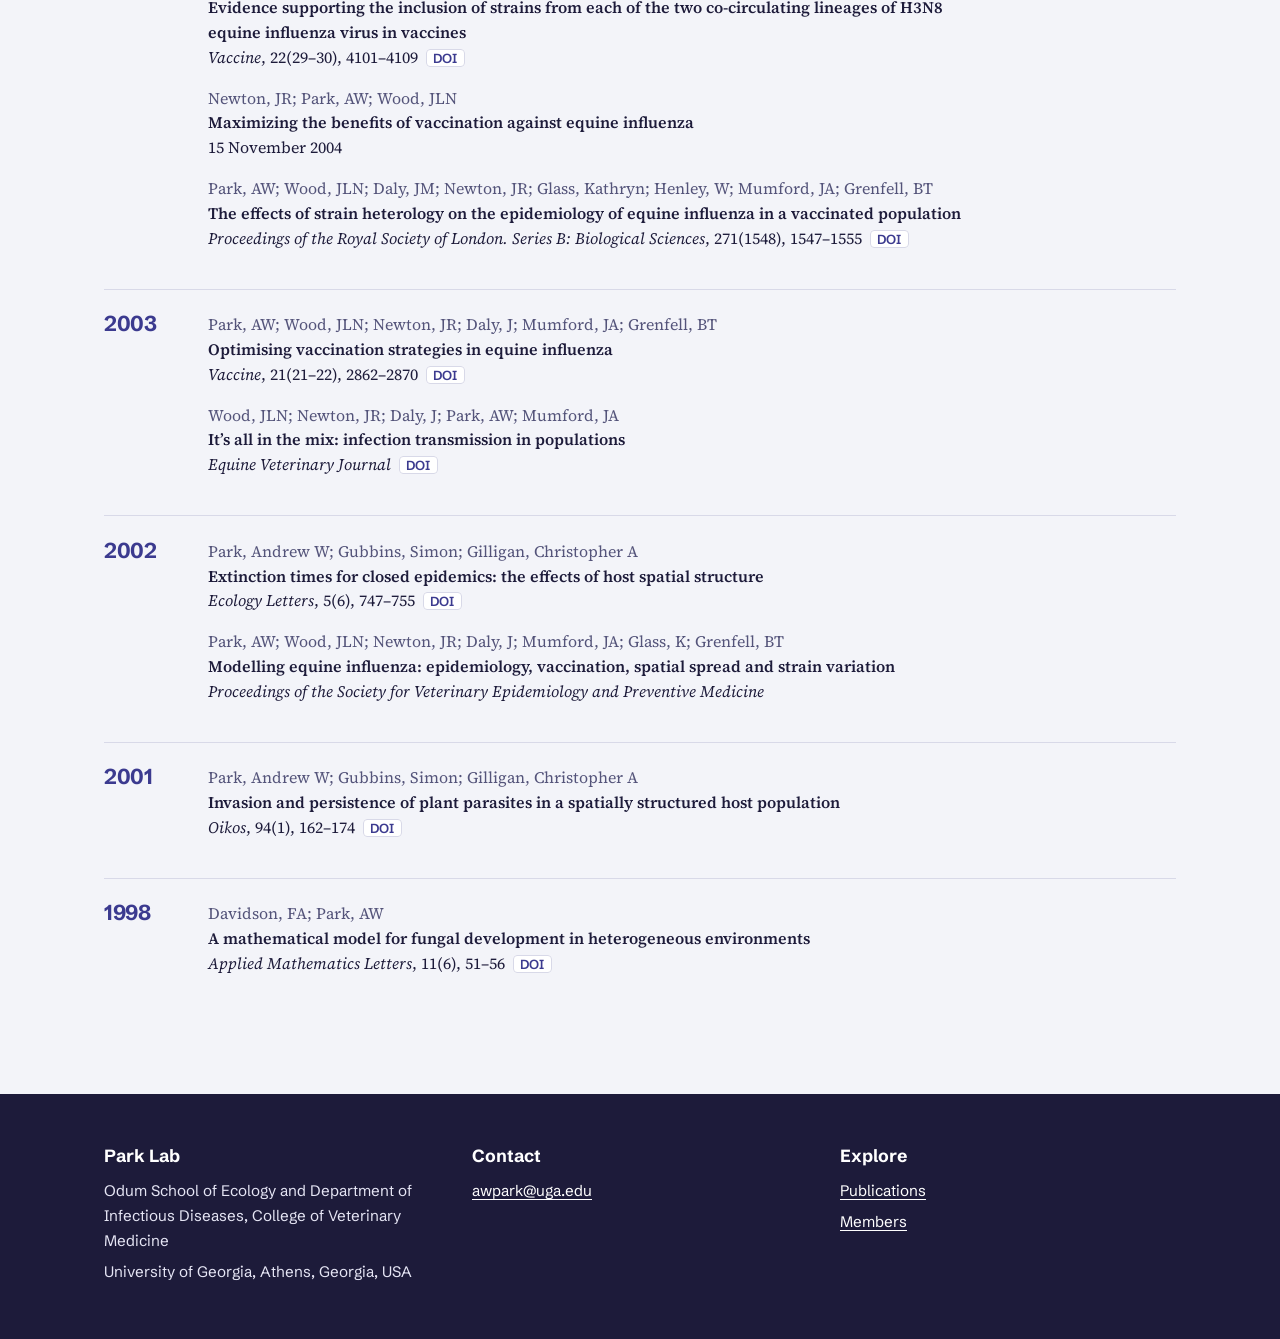
<file: publications.html>
<!DOCTYPE html>
<html lang="en">
<head>
<meta charset="utf-8">
<meta name="viewport" content="width=device-width, initial-scale=1">
<title>Publications | Park Lab</title>
<meta name="description" content="Publications from the Park Lab, 1998 to 2025.">
<link rel="icon" href="data:image/svg+xml,%3Csvg xmlns='http://www.w3.org/2000/svg' viewBox='0 0 32 32'%3E%3Ccircle cx='10' cy='16' r='7' fill='%23D6467F'/%3E%3Ccircle cx='23' cy='10' r='4' fill='%233B3A8F'/%3E%3Ccircle cx='23' cy='22' r='4' fill='%233B3A8F'/%3E%3C/svg%3E">
<link rel="preconnect" href="https://fonts.googleapis.com">
<link rel="preconnect" href="https://fonts.gstatic.com" crossorigin>
<link href="https://fonts.googleapis.com/css2?family=Schibsted+Grotesk:wght@500;600;700&family=Source+Serif+4:ital,opsz,wght@0,8..60,400;0,8..60,600;1,8..60,400&display=swap" rel="stylesheet">
<link rel="stylesheet" href="assets/style.css">
</head>
<body data-page="publications">
<a class="skip" href="#main">Skip to content</a>
<header class="site-header" id="site-header"></header>

<main id="main" data-page="publications">
  <div class="wrap">
    <div class="page-head"><h1>Publications</h1><p>Papers from the lab and from Andrew Park’s earlier work, newest first.</p></div>
    <div class="pub-tools">
      <label for="pub-search" class="pub-count">Search</label>
      <input id="pub-search" type="search" placeholder="Author, title or journal" autocomplete="off">
      <span class="pub-count" id="pub-count" aria-live="polite"></span>
    </div>
    <div id="pub-list" style="padding-bottom:2rem"></div>
  </div>
</main>

<footer class="site-footer" id="site-footer"></footer>
<script src="data/themes.js"></script>
<script src="data/people.js"></script>
<script src="data/news.js"></script>
<script src="data/publications.js"></script>
<script src="assets/site.js"></script>
</body>
</html>
</file>
<file: assets/style.css>
/* Park Lab site styles.
   Colors come from the hematoxylin (blue-violet) and eosin (pink) stains used on parasitology slides. */
:root {
  --glass: #F3F4F9;
  --panel: #FFFFFF;
  --ink: #1D1B3A;
  --muted: #54547A;
  --hema: #3B3A8F;
  --eosin: #D6467F;
  --eosin-deep: #A62B62;
  --line: #D8D9E8;
  --max: 1120px;
  --serif: "Source Serif 4", Georgia, "Times New Roman", serif;
  --sans: "Schibsted Grotesk", system-ui, -apple-system, "Segoe UI", Roboto, sans-serif;
}
*, *::before, *::after { box-sizing: border-box; }
html { scroll-behavior: smooth; }
body {
  margin: 0; background: var(--glass); color: var(--ink);
  font-family: var(--serif); font-size: 1.0625rem; line-height: 1.65;
  -webkit-font-smoothing: antialiased;
}
img { max-width: 100%; display: block; }
a { color: var(--hema); text-underline-offset: 3px; text-decoration-thickness: 1px; }
a:hover { color: var(--eosin-deep); }
:focus-visible { outline: 3px solid var(--eosin); outline-offset: 3px; border-radius: 2px; }
.skip { position: absolute; left: -999px; top: 0; background: var(--ink); color: #fff; padding: .6rem 1rem; z-index: 20; }
.skip:focus { left: 0; }
.wrap { max-width: var(--max); margin: 0 auto; padding: 0 1.5rem; }
h1, h2, h3, .sans { font-family: var(--sans); }
h1, h2, h3 { line-height: 1.15; letter-spacing: -0.015em; margin: 0; }

/* Header */
.site-header { border-bottom: 1px solid var(--line); background: var(--glass); }
.site-header .wrap { display: flex; align-items: center; justify-content: space-between; gap: 1rem; padding-top: 1rem; padding-bottom: 1rem; flex-wrap: wrap; }
.brand { text-decoration: none; color: var(--ink); display: flex; flex-direction: column; line-height: 1.15; }
.brand strong { font-family: var(--sans); font-size: 1.35rem; font-weight: 700; letter-spacing: -0.02em; }
.brand span { font-family: var(--sans); font-size: .82rem; color: var(--muted); }
.site-nav { display: flex; gap: .25rem; flex-wrap: wrap; font-family: var(--sans); font-size: .98rem; }
.site-nav a { text-decoration: none; color: var(--ink); padding: .4rem .8rem; border-radius: 999px; }
.site-nav a:hover { background: #E4E5F2; color: var(--ink); }
.site-nav a[aria-current="page"] { background: var(--hema); color: #fff; }

/* Page structure */
main { display: block; }
.page-head { padding: 3.5rem 0 1.5rem; }
.page-head h1 { font-size: clamp(2rem, 4vw, 2.9rem); font-weight: 700; }
.page-head p { max-width: 42rem; color: var(--muted); margin: .9rem 0 0; font-size: 1.1rem; }
.section { padding: 3.5rem 0; }
.section + .section { border-top: 1px solid var(--line); }
.section-title { font-size: clamp(1.6rem, 3vw, 2.1rem); font-weight: 700; margin-bottom: .6rem; }
.lede { max-width: 40rem; color: var(--muted); margin: 0 0 2rem; }

/* Hero */
.hero { padding: 4.5rem 0 4.5rem; }
.hero .wrap { display: grid; grid-template-columns: minmax(0, 1fr) minmax(0, 1.05fr); gap: 2.5rem; align-items: center; }
.hero h1 { font-size: clamp(2.1rem, 3.9vw, 3.1rem); font-weight: 700; letter-spacing: -0.025em; line-height: 1.1; }
.hero p { font-size: 1.15rem; max-width: 34rem; margin: 1.4rem 0 0; }
.actions { display: flex; gap: .8rem; flex-wrap: wrap; margin-top: 2rem; }
.btn { font-family: var(--sans); font-weight: 600; text-decoration: none; padding: .75rem 1.3rem; border-radius: 6px; border: 2px solid var(--hema); display: inline-block; }
.btn.primary { background: var(--hema); color: #fff; }
.btn.primary:hover { background: var(--ink); border-color: var(--ink); color: #fff; }
.btn.secondary { color: var(--hema); background: transparent; }
.btn.secondary:hover { background: var(--hema); color: #fff; }
.net-figure { margin: 0; }
.net-figure svg { width: 100%; height: auto; display: block; }
.net-figure figcaption { font-family: var(--sans); font-size: .9rem; line-height: 1.5; color: var(--muted); margin-top: .8rem; max-width: 34rem; }
.n-tree { fill: none; stroke: #8A8BB5; stroke-width: 2.4; stroke-linecap: round; stroke-linejoin: round; }
.n-edge { fill: none; stroke-width: 1.9; opacity: .9; }
/* Three shades of the same pink: deeper = more specific */
.n-edge.sp { stroke: #A62B62; }
.n-edge.in { stroke: #D6467F; }
.n-edge.ge { stroke: #EC80AA; }
.n-host { fill: var(--hema); }
.n-par.sp { fill: #A62B62; }
.n-par.in { fill: #D6467F; }
.n-par.ge { fill: #EC80AA; }
.n-lab { font-family: var(--sans); font-weight: 700; font-size: 24px; fill: var(--ink); }
.n-sub { font-family: var(--sans); font-size: 18px; fill: var(--muted); }

/* Themes */
.theme { display: grid; grid-template-columns: minmax(0, 1fr) minmax(0, 2fr); gap: 1.5rem 3rem; padding: 2rem 0; border-top: 1px solid var(--line); }
.theme:first-of-type { border-top: 2px solid var(--ink); }
.theme h3 { font-size: 1.4rem; font-weight: 700; color: var(--hema); }
.theme p { margin: 0 0 1rem; max-width: 40rem; }
.papers { list-style: none; margin: 0; padding: 0; font-size: .95rem; color: var(--muted); }
.papers li { margin: .25rem 0; padding-left: 1rem; position: relative; }
.papers li::before { content: ""; position: absolute; left: 0; top: .7em; width: 5px; height: 5px; border-radius: 50%; background: var(--eosin); }
.papers-label { font-family: var(--sans); font-size: .9rem; font-weight: 600; margin: 0 0 .3rem; color: var(--ink); }

/* Join band */
.join { background: var(--panel); border: 1px solid var(--line); border-left: 5px solid var(--eosin); padding: 2rem; border-radius: 4px; max-width: 46rem; }
.join h2 { font-size: 1.6rem; margin-bottom: .6rem; }
.join p { margin: 0 0 1rem; }

/* News */
.news-list { list-style: none; padding: 0; margin: 0; }
.news-list li { display: grid; grid-template-columns: 8.5rem minmax(0, 1fr); gap: 1rem; padding: .85rem 0; border-top: 1px solid var(--line); }
.news-list time { font-family: var(--sans); font-size: .9rem; color: var(--muted); font-variant-numeric: tabular-nums; padding-top: .15rem; }
.news-list .t { font-weight: 600; font-family: var(--sans); }
.news-list details summary { cursor: pointer; font-family: var(--sans); font-weight: 600; }
.news-list .body { margin: .5rem 0 0; color: var(--ink); }
.year-heading { font-family: var(--sans); font-size: 1.3rem; font-weight: 700; color: var(--hema); margin: 2.5rem 0 .6rem; }
.more { font-family: var(--sans); font-weight: 600; margin-top: 1.2rem; display: inline-block; }

/* People */
.people-grid { display: grid; grid-template-columns: repeat(auto-fill, minmax(260px, 1fr)); gap: 2.5rem 2rem; }
.person .photo, .alum .photo, .pi .photo { background: #E4E5F2; overflow: hidden; }
.person .photo { aspect-ratio: 4 / 5; border-radius: 4px; margin-bottom: 1rem; }
.photo img { width: 100%; height: 100%; object-fit: cover; }
.initials { width: 100%; height: 100%; display: grid; place-items: center; font-family: var(--sans); font-weight: 700; font-size: 2.6rem; color: var(--hema); letter-spacing: .02em; }
.person h3 { font-size: 1.3rem; }
.role { font-family: var(--sans); font-size: .92rem; color: var(--eosin-deep); font-weight: 600; margin: .15rem 0 .6rem; }
.person p { margin: 0 0 .6rem; font-size: 1rem; }
.links { font-family: var(--sans); font-size: .92rem; display: flex; flex-wrap: wrap; gap: .3rem 1rem; }
.pi { display: grid; grid-template-columns: minmax(200px, 300px) minmax(0, 1fr); gap: 2.5rem; margin-bottom: 3.5rem; padding-bottom: 3.5rem; border-bottom: 1px solid var(--line); }
.pi .photo { aspect-ratio: 4 / 5; border-radius: 4px; }
.pi h3 { font-size: 1.8rem; }
.pi p { font-size: 1.1rem; }
.alum-group { margin-top: 2.5rem; }
.alum-group h2 { font-size: 1.4rem; margin-bottom: 1rem; color: var(--hema); }
.alum-grid { display: grid; grid-template-columns: repeat(auto-fill, minmax(340px, 1fr)); gap: 1.6rem 2.5rem; }
.alum { display: grid; grid-template-columns: 64px minmax(0, 1fr); gap: 1rem; align-items: start; }
.alum .photo { width: 64px; height: 64px; border-radius: 50%; }
.alum .initials { font-size: 1.15rem; }
.alum h3 { font-size: 1.05rem; }
.alum .role { margin: 0 0 .3rem; }
.alum p { margin: 0; font-size: .96rem; line-height: 1.55; }
.alum p.next { margin-top: .45rem; font-family: var(--sans); font-size: .9rem; line-height: 1.45; }
.alum p.next strong { color: var(--eosin-deep); }

/* Publications */
.pub-tools { display: flex; align-items: center; gap: 1rem; flex-wrap: wrap; margin: 0 0 1rem; font-family: var(--sans); }
.pub-tools input { font: inherit; padding: .7rem 1rem; border: 2px solid var(--line); border-radius: 6px; background: var(--panel); min-width: min(100%, 22rem); color: var(--ink); }
.pub-tools input:focus-visible { border-color: var(--hema); outline-offset: 2px; }
.pub-count { color: var(--muted); font-size: .95rem; }
.year-block { display: grid; grid-template-columns: 5.5rem minmax(0, 1fr); gap: 1rem; padding: 1.4rem 0; border-top: 1px solid var(--line); }
.year-block h2 { font-size: 1.35rem; color: var(--hema); position: sticky; top: 1rem; align-self: start; }
.pubs { list-style: none; margin: 0; padding: 0; }
.pubs li { margin: 0 0 1rem; font-size: 1rem; line-height: 1.55; max-width: 48rem; }
.pubs .ptitle { font-weight: 600; }
.pubs .pauth { color: var(--muted); }
.pubs a.doi { font-family: var(--sans); font-size: .82rem; font-weight: 600; margin-left: .25rem; padding: 0 .4rem; border: 1px solid var(--line); border-radius: 4px; text-decoration: none; background: var(--panel); }
.pubs a.doi:hover { border-color: var(--eosin-deep); }
.empty { padding: 2rem 0; color: var(--muted); }

/* Footer */
.site-footer { background: var(--ink); color: #E6E6F5; margin-top: 3rem; padding: 3rem 0; font-family: var(--sans); font-size: .95rem; }
.site-footer a { color: #fff; }
.site-footer a:hover { color: #FFB3D0; }
.site-footer .wrap { display: grid; grid-template-columns: repeat(auto-fit, minmax(240px, 1fr)); gap: 2rem; }
.site-footer strong { display: block; font-size: 1.1rem; margin-bottom: .4rem; color: #fff; }
.site-footer p { margin: 0 0 .4rem; }

@media (max-width: 820px) {
  .hero .wrap, .theme, .pi { grid-template-columns: 1fr; }
  .pi .photo { max-width: 260px; }
  .year-block { grid-template-columns: 1fr; gap: .4rem; }
  .year-block h2 { position: static; }
  .news-list li { grid-template-columns: 1fr; gap: .1rem; }
  .theme { gap: .8rem; }
}
</file>
